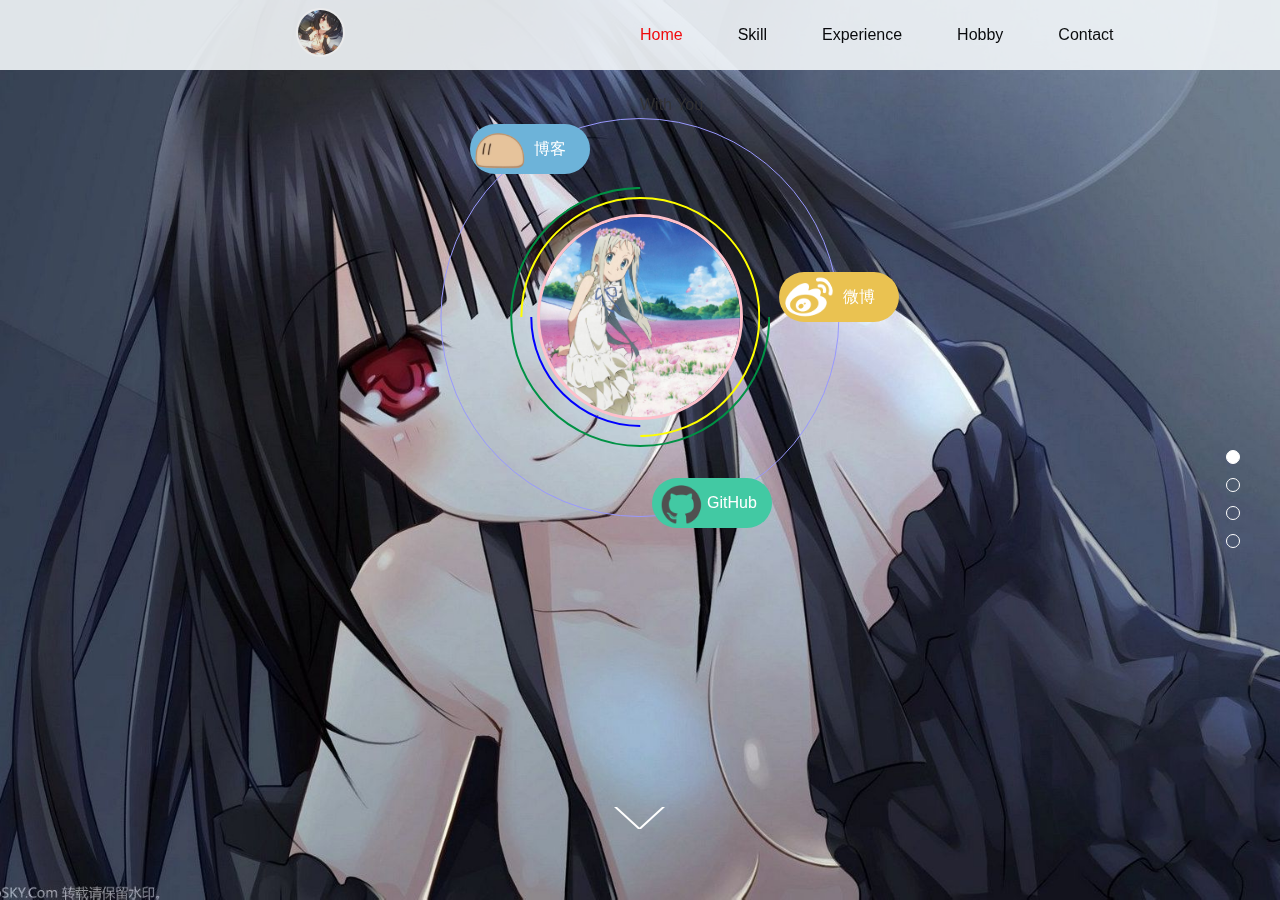
<file: index.html>
﻿<!DOCTYPE html>
<html lang="en">

<head>
    <meta charset="UTF-8">
    <title>小碎月儿</title>

    <meta name="viewport" content="width=device-width,initial-scale=1.0,maximum-scale=1.0,user-scalable=no">
    <meta name="apple-mobile-app-capable" content="yes">
    <meta name="apple-mobile-app-status-bar-style" content="black">

    <meta name="description" content="一只叫做黑夜的阿宅,想成为家喻户晓的大侠">
    <meta name="keywords" content="夏天的可乐,小碎月儿">
    <meta http-equiv="X-UA-Compatible" content="IE=edge,chrome=1" />
    <meta http-equiv="X-UA-Compatible" content="IE=edge">
    <meta name="author" content="cononico">
    <meta name="application-name" content="Cononico">

    <link rel="stylesheet" type="text/css" href="css/main.css">
    <link rel="stylesheet" type="text/css" href="css/process.css">
    <link rel="shortcut icon" type="image/x-icon" href="favicon.ico" />

    <style>
        .one-text {
            position: absolute;
            top: 100px;
            left: -1000px;
        }
    </style>

    <script type="text/javascript">
        //设定rem值
        document.getElementsByTagName("html")[0].style.fontSize = document.documentElement.clientWidth / 20 + 'px';
    </script>
</head>

<body>
    <header class="head">
        <div class="head_logo_div">
            <img class="logo_img" src="images/upload/head.jpg"></a>
        </div>
        <div class="head_nav_div">
            <nav class="head_nav">
                <ul id="nav_ul">
                    <li class="nav_li_on nav_ul_li">Home</li>
                    <li class="nav_ul_li">Skill</li>
                    <li class="nav_ul_li">Experience</li>
                    <li class="nav_ul_li">Hobby</li>
                    <li class="nav_ul_li">Contact</li>
                    <li class="nav_ul_li">
                        <a href="./static/timer_shaft/index.html">With You</a>
                    </li>
                </ul>
            </nav>
        </div>
        <div class="clear"></div>
    </header>

    <ul class="float_btn" id="float_btn">
        <li class="btn_on"></li>
        <li></li>
        <li></li>
        <li></li>
    </ul>

    <div class="wrapBox" id="wrapBox">
        <div class="box">
            <img class="box_bg" src="images/upload/pic_1.jpg">
            <div class="box01_content">
                <div class="head_div">
                    <div class="cycle_item">
                        <!-- <a href="https://yoomeili.cn" class="github_a" id="github_a" target="_blank"> -->
                        <a href="#" class="github_a" id="github_a" target="_blank">
                            <span class="github_icon"></span>
                            <span class="github_text">
                                <p class="item_name">GitHub</p>
                            </span>
                        </a>
                        <!-- <span href="http://blog.yoomeili.cn" class="weibo_a" id="weibo_a" target="_blank"> -->
                        <a href="#" class="weibo_a" id="weibo_a" target="_blank">
                            <span class="weibo_icon"></span>
                            <span class="weibo_text">
                                <p class="item_name">微博</p>
                            </span>
                        </a>
                        <!-- <a href="http://blog.yoomeili.cn" class="blog_a" id="blog_a" target="_blank"> -->
                        <a href="#" class="blog_a" id="blog_a" target="_blank">
                            <span class="blog_icon"></span>
                            <span class="blog_text">
                                <p class="item_name"> 博客</p>
                            </span>
                        </a>

                        <div class="green_cycle">
                            <img class="green_cycle_img" src="images/icon/green_cycle.svg">
                            <div class="yellow_cycle">
                                <img class="yellow_cycle_img" src="images/icon/yellow_cycle.svg">
                                <div class="blue_cycle">
                                    <img class="blue_cycle_img" src="images/icon/blue_cycle.svg">
                                    <div class="head_img_div">
                                        <img class="head_img" src="images/upload/小可爱.jpg">
                                    </div>
                                </div>
                            </div>
                        </div>
                    </div>
                </div>
                <!-- <h1 class="title">黑夜</h1>
                <h2 class="title_h2">千里之行,始于足下</h2> -->
                <div id="box01_text">
                    <p class="box01_p">我是浪迹天涯的游子</p>
                    <p class="box01_p">爱着山河之间的诗词</p>
                    <p class="box01_p">你却从来不看每一句诗的第一个字</p>
                </div>
            </div>
            <div class="arrow_div">
                <img class="arrow_img" src="images/icon/arrowhead.png">
            </div>
        </div>

        <div class="box">
            <img class="box_bg" src="images/upload/pic_2.jpg">

            <div class="box02_content box_content">
                <div id='bar_container' class="bar_container">
                    <div class='bar mint' data-percent='70' data-skill='HTML5+CSS3'></div>
                    <div class='bar red' data-percent='50' data-skill='JavaScript'></div>
                    <div class='bar lila' data-percent='50' data-skill='前端工程化'></div>
                    <div class='bar orange' data-percent='50' data-skill='Node.js'></div>
                    <div class='bar gray' data-percent='30' data-skill='Java || C++'></div>
                    <div class="bar blue" data-percent='50' data-skill='PS&AE&PR&AI'></div>
                    <div class="bar green" data-percent='60' data-skill='绘画'></div>
                </div>
                <div id="box02_text">
                    <h1>遇见</h1>
                    <div class="overline"></div>
                    <p>今生遇汝,何其幸哉!</p>
                    <p>与我蒙昧初觉之时遇见你</p>
                    <p>与我大悟初透之时爱上你</p>
                    <p>与我大智初醒之时沉沦你</p>
                </div>
                <div class="clear"></div>
            </div>

            <div class="arrow_div">
                <img class="arrow_img" src="images/icon/arrowhead.png">
            </div>

        </div>

        <div class="box">
            <img class="box_bg" src="images/upload/pic_3.jpg">

            <div class="box_content box03_content">
                <ul id="timeUl" class="timeUl">
                    <li>
                        <div>
                            <p>冬将尽</p>
                            <p>春可期</p>
                            <p>愿山河无恙</p>
                            <p>人间皆安</p>
                        </div>
                    </li>
                    <li>
                        <div>
                            <p>你我暮年,闲坐庭院</p>
                            <p>云卷云舒听雨声</p>
                            <p>星密星稀赏月影</p>
                            <p>花开花落忆江南</p>
                            <p>你画往事我话往事</p>
                            <p>愿岁月可回首</p>
                            <p>且以深情共白头</p>
                        </div>
                    </li>
                    <li>
                        <div>
                            <p>我跨过山,涉过水</p>
                            <p>见过万物复苏</p>
                            <p>周而复始</p>
                            <p>如今,山是你,水是你,万物是你</p>
                            <p>心间一点清明,还是你</p>
                        </div>
                    </li>
                    <li>
                        <div>
                            <p>我与春风皆过客</p>
                            <p>你携秋水揽星河</p>
                            <p>愿有岁月可回首</p>
                            <p>且以深情共白头</p>
                        </div>
                    </li>
                    <li>
                        <div>
                            <p>凡是过往</p>
                            <p>皆为序章</p>
                            <p>但愿日子</p>
                            <p>抬头遇见的都是柔情</p>
                        </div>
                    </li>
                </ul>
                <div class="left_div" id="left_div">
                    <img class="left_arrow" src="images/icon/arrowleft.png">
                </div>
                <div class="right_div" id="right_div">
                    <img class="right_arrow" src="images/icon/arrowright.png">
                </div>
            </div>

            <div class="arrow_div">
                <img class="arrow_img" src="images/icon/arrowhead.png">
            </div>
        </div>


        <div class="box">

            <img class="box_bg" src="images/upload/pic_4.jpg">
            <div class="box_content box04_content">
                <h1 class="box04_title">Something Of Hobby</h1>
                <ul class="hobby_content">
                    <li class="hobby_01">
                        <div class="hobby_img_div">
                            <div class="spinner spinner_01"></div>
                            <div class="hobby_img">
                                <img src="images/upload/kapok.jpg">
                            </div>
                            <div class="hobby_img_info">
                                <h1>绘画</h1>
                                <h2>手绘&CG</h2>
                            </div>
                        </div>
                        <div class="hobby_text_div">
                            <div class="hobby_img_info_mob">
                                <h1>绘画/<a>手绘&CG</a></h1>
                            </div>
                            <p class="about_p">
                                爱就是爱,它是人类自发的美好感情,我因为爱你才爱你,我们双方都不是祭坛上的羔羊,我们付出了爱,也得到了爱,爱得深沉,爱得轰烈,爱的长久,这就是一切.
                            </p>
                            <p>
                                雁归有时,潮来有汛,唯独明月不再升起. 心中人,勿念.意中人,平安.
                                </a>
                            </p>
                        </div>
                    </li>
                    <li class="hobby_02">
                        <div class="hobby_img_div">
                            <div class="spinner spinner_02"></div>
                            <div class="hobby_img">
                                <img src="images/upload/acg.png">
                            </div>
                            <div class="hobby_img_info">
                                <h1>ACG</h1>
                                <h2>动漫&视频</h2>
                            </div>
                        </div>
                        <div class="hobby_text_div">
                            <div class="hobby_img_info_mob">
                                <h1>ACG/<a>动漫</a></h1>
                            </div>
                            <p class="about_p">
                                人间忽晚,山河已秋,就像是候鸟南飞,万河归海,我希望你是为我而来.
                            </p>
                            <p>
                                醉过才知酒浓,爱过才知情重,你不能做我的诗,正如我不能做你的梦
                            </p>
                        </div>
                    </li>
                    <li class="hobby_03">
                        <div class="hobby_img_div">
                            <div class="spinner spinner_03"></div>
                            <div class="hobby_img">
                                <img src="images/upload/reading.jpg">
                            </div>
                            <div class="hobby_img_info">
                                <h1>文学</h1>
                                <h2>历史&写作</h2>
                            </div>
                        </div>
                        <div class="hobby_text_div">
                            <div class="hobby_img_info_mob">
                                <h1>文学/<a>历史&写作</a></h1>
                            </div>
                            <p class="about_p">
                                一段感情,如果看不到未来,也感受不到当下,那么,不如趁早两清,你是你我是我.
                            </p>
                            <p>
                                我终于相信,每一条走上来的路,都是有它不得不那样跋涉的理由. ​​​​
                            </p>
                        </div>
                    </li>
                    <div class="clear"></div>
                </ul>
            </div>
            <div class="arrow_div">
                <img class="arrow_img" src="images/icon/arrowhead.png">
            </div>
        </div>

        <foot id="foot" class="foot">
            <h1 class="foot_title">Contact With Me</h1>
            <div class="foot_info_main">
                <ul>
                    <li class="github_items">
                        <a href="https://github.com/changmeng0926" target="_blank">GitHub</a>
                    </li>
                    <li class="google_items">
                        <a href="#" target="_blank">Google+</a>

                    </li>
                    <li class="twitter_items">
                        <a href="#" target="_blank">Twitter</a>

                    </li>
                    <li class="facebook_items">
                        <a href="#" target="_blank">FaceBook</a>

                    </li>
                    <li class="weibo_items">
                        <a href="#" target="_blank">微博</a>

                    </li>
                    <li class="zhihu_items">
                        <a href="#" target="_blank">知乎</a>

                    </li>
                    <li class="blog_items">
                        <a href="https://www.cnblogs.com/lc-meng/" target="_blank">博客</a>

                    </li>
                    <li class="email_items">
                        <a href="#" target="_blank">邮箱</a>
                    </li>
                    <div class="clear"></div>
                </ul>
                <div class="qrcode_div">
                    <span class="weixin">
                        <a class="weixin_icon"></a>
                        <img class="weixin_img" src="images/upload/weixin_qr.png">
                    </span>
                    <!-- <span class="dingding">
                        <a class="dingding_icon"></a>
                        <img class="dingding_img" src="images/upload/dingding_qr.png">
                    </span> -->
                    <span class="qq">
                        <a class="qq_icon"></a>
                        <img class="qq_img" src="images/upload/qq_qr.jpg">
                    </span>
                </div>
            </div>
            <div class="foot_power">
                <h3>2020-0202
                    <!-- <a href="#" title="Night" target="_blank"> 小碎月儿</a>
                    <a href="#" title="IceEnd">(^_−)☆</a>
                    <a href="#" title="beian" target="_blank">ヾ(๑╹◡╹)ﾉ"</a> -->
                    <a href="#" title="beian" target="_blank">茶因不饮而凉</a>
                    <a href="#" title="beian" target="_blank">人因不惜而散</a>
                </h3>
            </div>
        </foot>
    </div>
    <script type="text/javascript" src="js/main.js"></script>
</body>

</html>
</file>
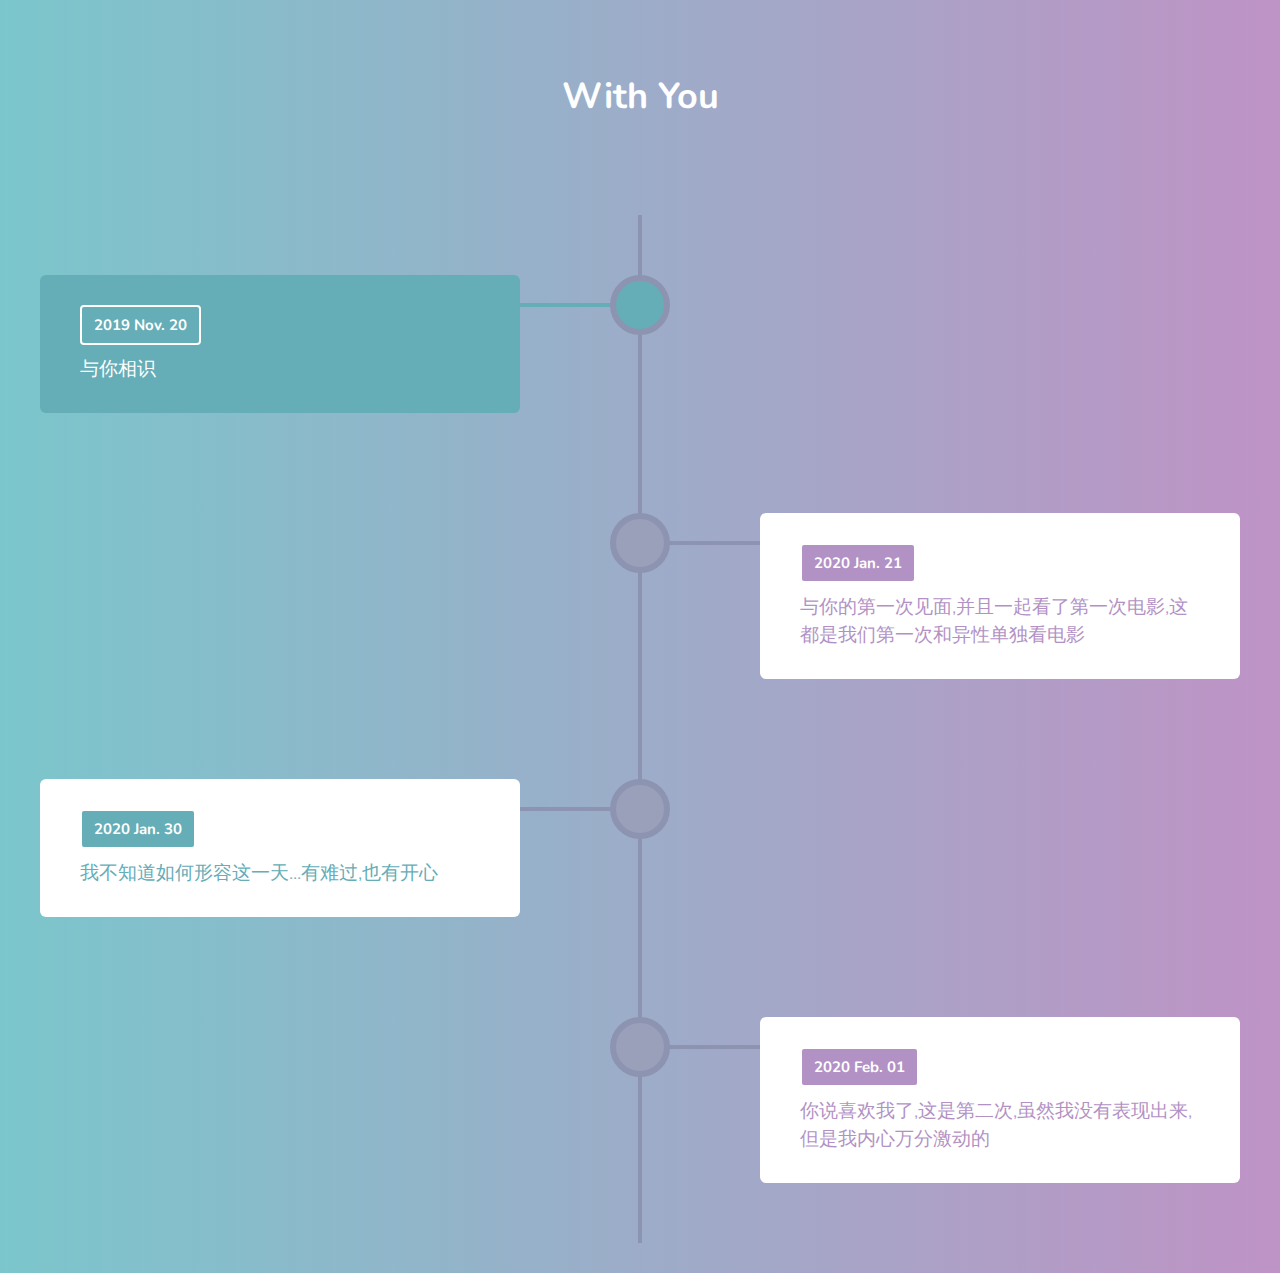
<file: static/timer_shaft/index.html>
﻿<!doctype html>
<html>

<head>
  <meta charset="utf-8">
  <title>With You</title>
  <script src="js/jquery.min.js"></script>
  <style>
    @import url('https://fonts.googleapis.com/css?family=Nunito:300,400,700');

    /* _variables.css */

    /* _mixins.css */

    /* _global.css */
    * {
      box-sizing: border-box;
    }

    body {
      font-family: 'Nunito', sans-serif;
      background: -webkit-linear-gradient(right, #BE93C5, #7BC6CC);
      background: linear-gradient(to left, #BE93C5, #7BC6CC);
    }

    img {
      max-width: 100%;
      height: auto;
    }

    /* _site-header.css */
    .site-header {
      text-align: center;
      padding: 40px 0;

    }

    .site-header__title {
      font-size: 36px;
      color: #fff;
    }

    /* _wrapper.css */
    .wrapper {
      padding-left: 18px;
      padding-right: 18px;
      max-width: 1236px;
      margin-left: auto;
      margin-right: auto;
    }


    /* _timeline.css */
    .timeline {
      position: relative;
      margin: 30px auto;
      padding: 60px 0;

    }

    .timeline::before {
      content: "";
      position: absolute;
      top: 0;
      left: 10%;
      width: 4px;
      height: 100%;
      background-color: #8d94b1;
    }

    @media (min-width: 800px) {
      .timeline::before {
        left: 50%;
        margin-left: -2px;
      }
    }

    .timeline__item {
      margin-bottom: 100px;
      position: relative;
    }

    .timeline__item::after {
      content: "";
      clear: both;
      display: table;
    }

    .timeline__item:nth-child(2n) .timeline__item__content {
      float: right;
    }

    .timeline__item:nth-child(2n) .timeline__item__content::before {
      content: '';
      right: 40%;
    }

    @media (min-width: 800px) {
      .timeline__item:nth-child(2n) .timeline__item__content::before {
        left: inherit;
      }
    }

    .timeline__item:nth-child(2n) .timeline__item__content__date {
      background-color: #b292c5;
    }

    .timeline__item:nth-child(2n) .timeline__item__content__description {
      color: #b292c5;
    }

    .timeline__item:last-child {
      margin-bottom: 0;
    }

    .timeline__item-bg {
      -webkit-transition: all 1s ease-out;
      transition: all 1s ease-out;
      color: #fff;
    }

    .timeline__item-bg:nth-child(2n) .timeline__item__station {
      background-color: #b292c5;
    }

    .timeline__item-bg:nth-child(2n) .timeline__item__content {
      background-color: #b292c5;
    }

    .timeline__item-bg:nth-child(2n) .timeline__item__content::before {
      background-color: #b292c5;
    }

    .timeline__item-bg:nth-child(2n) .timeline__item__content__description {
      color: #fff;
    }

    .timeline__item-bg .timeline__item__station {
      background-color: #65adb7;
    }

    .timeline__item-bg .timeline__item__content {
      background-color: #65adb7;
    }

    .timeline__item-bg .timeline__item__content::before {
      background-color: #65adb7;
    }

    .timeline__item-bg .timeline__item__content__description {
      color: #fff;
    }

    .timeline__item__station {
      background-color: #9aa0b9;
      width: 40px;
      height: 40px;
      position: absolute;
      border-radius: 50%;
      padding: 10px;
      top: 0;
      left: 10%;
      margin-left: -33px;
      border: 4px solid #8d94b1;
      -webkit-transition: all .3s ease-out;
      transition: all .3s ease-out;
    }

    @media (min-width: 800px) {
      .timeline__item__station {
        left: 50%;
        margin-left: -30px;
        width: 60px;
        height: 60px;
        padding: 15px;
        border-width: 6px;
      }
    }

    .timeline__item__content {
      width: 80%;
      background: #fff;
      padding: 20px 30px;
      border-radius: 6px;
      float: right;
      -webkit-transition: all .3s ease-out;
      transition: all .3s ease-out;
    }

    @media (min-width: 800px) {
      .timeline__item__content {
        width: 40%;
        float: inherit;
        padding: 30px 40px;
      }
    }

    .timeline__item__content::before {
      content: '';
      position: absolute;
      left: 10%;
      background: #8d94b1;
      top: 20px;
      width: 10%;
      height: 4px;
      z-index: -1;
      -webkit-transition: all .3s ease-out;
      transition: all .3s ease-out;
    }

    @media (min-width: 800px) {
      .timeline__item__content::before {
        left: 40%;
        top: 30px;
        height: 4px;
        margin-top: -2px;
      }
    }

    .timeline__item__content__date {
      margin: 0;
      padding: 8px 12px;
      font-size: 15px;
      margin-bottom: 10px;
      background-color: #65adb7;
      color: #fff;
      display: inline-block;
      border-radius: 4px;
      border: 2px solid #fff;
    }

    .timeline__item__content__description {
      margin: 0;
      padding: 0;
      font-size: 16px;
      line-height: 24px;
      font-weight: 300;
      color: #65adb7;
    }

    @media (min-width: 800px) {
      .timeline__item__content__description {
        font-size: 19px;
        line-height: 28px;
      }
    }

    /* _site-footer.css */
    .site-footer {
      padding: 50px 0 200px 0;

    }

    .site-footer__text {
      color: #e6e6e6;
      font-size: 14px;
      text-align: center;
    }

    .site-footer__text__link {
      color: #8287a9;
    }
  </style>
</head>

<body>

  <script src="js/jquery.waypoints.min.js"></script>

  <header class="site-header">
    <div class="wrapper">
      <h1 class="site-header__title">With You</h1>
    </div>
  </header>

  <section class="timeline">
    <div class="wrapper">
      <div class="timeline__item timeline__item--0">
        <div class="timeline__item__station"></div>
        <div class="timeline__item__content">
          <h2 class="timeline__item__content__date">2019 Nov. 20</h2>
          <p class="timeline__item__content__description">与你相识</p>
        </div>
      </div>

      <div class="timeline__item timeline__item--1">
        <div class="timeline__item__station"></div>
        <div class="timeline__item__content">
          <h2 class="timeline__item__content__date">2020 Jan. 21</h2>
          <p class="timeline__item__content__description">与你的第一次见面,并且一起看了第一次电影,这都是我们第一次和异性单独看电影</p>
        </div>
      </div>

      <div class="timeline__item timeline__item--2">
        <div class="timeline__item__station"></div>
        <div class="timeline__item__content">
          <h2 class="timeline__item__content__date">2020 Jan. 30</h2>
          <p class="timeline__item__content__description">我不知道如何形容这一天...有难过,也有开心</p>
        </div>
      </div>

      <div class="timeline__item timeline__item--2">
        <div class="timeline__item__station"></div>
        <div class="timeline__item__content">
          <h2 class="timeline__item__content__date">2020 Feb. 01</h2>
          <p class="timeline__item__content__description">你说喜欢我了,这是第二次,虽然我没有表现出来,但是我内心万分激动的</p>
        </div>
      </div>

    </div>
  </section>

  <script>
    function customWayPoint(className, addClassName, customOffset) {
      var waypoints = $(className).waypoint({
        handler: function (direction) {
          if (direction == "down") {
            $(className).addClass(addClassName);
          } else {
            $(className).removeClass(addClassName);
          }
        },
        offset: customOffset
      });
    }

    var defaultOffset = '50%';

    for (i = 0; i < 17; i++) {
      customWayPoint('.timeline__item--' + i, 'timeline__item-bg', defaultOffset);
    }</script>

</body>

</html>
</file>
<file: css/process.css>
#bar_container{
    float: left;
    color: #ffffff;
    width: 50%;
}

#box02_text{
    float: left;
}

.bar {
  height: 40px;
  width: 0;
  transition: width 1.2s ease-in-out;
  -webkit-transition: width 1.2s ease-in-out;
  -moz-transition: width 1.2s ease-in-out;
  -ms-transition: width 1.2s ease-in-out;
  position: relative;
  margin: 30px 0;
  border-radius: 4px;
}

.bar.mint {
  background-color: #14c3a2;
  background-image: repeating-linear-gradient(-45deg, #14c3a2, #14c3a2 30px, #22e8c3 30px, #22e8c3 60px);
  background-size: 600px 100%;
  animation: barberpole 12s linear infinite;
  -webkit-animation: barberpole 12s linear infinite;
  -moz-animation: barberpole 12s linear infinite;
  -o-animation: barberpole 12s linear infinite;
  -ms-accelerator: barberpole 12s linear infinite;
  border-bottom: 5px solid #0d7e68;
}

.bar.red {
  background-color: #cf4647;
  background-image: repeating-linear-gradient(-45deg, #cf4647, #cf4647 30px, #da6e6f 30px, #da6e6f 60px);
  background-size: 600px 100%;
  animation: barberpole 12s linear infinite;
  -webkit-animation: barberpole 12s linear infinite;
  -moz-animation: barberpole 12s linear infinite;
  -o-animation: barberpole 12s linear infinite;
  -ms-accelerator: barberpole 12s linear infinite;
  border-bottom: 5px solid #9f292a;
}

.bar.orange {
  background-color: #eb7b59;
  background-image: repeating-linear-gradient(-45deg, #eb7b59, #eb7b59 30px, #f09f87 30px, #f09f87 60px);
  background-size: 600px 100%;
  animation: barberpole 12s linear infinite;
  -webkit-animation: barberpole 12s linear infinite;
  -moz-animation: barberpole 12s linear infinite;
  -o-animation: barberpole 12s linear infinite;
  -ms-accelerator: barberpole 12s linear infinite;
  border-bottom: 5px solid #dd481b;
}

.bar.lila {
  background-color: #524656;
  background-image: repeating-linear-gradient(-45deg, #524656, #524656 30px, #6d5d72 30px, #6d5d72 60px);
  background-size: 600px 100%;
  animation: barberpole 12s linear infinite;
  -webkit-animation: barberpole 12s linear infinite;
  -moz-animation: barberpole 12s linear infinite;
  -ms-accelerator: barberpole 12s linear infinite;
  -o-animation: barberpole 12s linear infinite;
  border-bottom: 5px solid #2a242c;
}

.bar.gray {
  background-color: #595b5a;
  background-image: repeating-linear-gradient(-45deg, #595b5a, #595b5a 30px, #727574 30px, #727574 60px);
  background-size: 600px 100%;
  animation: barberpole 12s linear infinite;
  -webkit-animation: barberpole 12s linear infinite;
  -moz-animation: barberpole 12s linear infinite;
  -ms-accelerator: barberpole 12s linear infinite;
  -o-animation: barberpole 12s linear infinite;
  border-bottom: 5px solid #333434;
}

.bar.blue {
  background-color: blueviolet;
  background-image: repeating-linear-gradient(-45deg, #595b5a, #595b5a 30px, #727574 30px, #727574 60px);
  background-size: 600px 100%;
  animation: barberpole 12s linear infinite;
  -webkit-animation: barberpole 12s linear infinite;
  -moz-animation: barberpole 12s linear infinite;
  -o-animation: barberpole 12s linear infinite;
  -ms-accelerator: barberpole 12s linear infinite;
  border-bottom: 5px solid #333434;
}

.bar.green {
  background-color: green;
   background-image: repeating-linear-gradient(-45deg, #cf4647, #cf4647 30px, #da6e6f 30px, #da6e6f 60px);
  background-size: 600px 100%;
  animation: barberpole 12s linear infinite;
  -webkit-animation: barberpole 12s linear infinite;
  -moz-animation: barberpole 12s linear infinite;
  -o-animation: barberpole 12s linear infinite;
  -ms-accelerator: barberpole 12s linear infinite;
  border-bottom: 5px solid #dd481b;
}

.bar.active:after, .bar.active:before {
  opacity: 1;
  font-size: 16px;
}

.bar:before {
  content: attr(data-skill);
  display: block;
  position: absolute;
  top: 0;
  left: 0;
  padding: 10px;
  height: 40px;
  font-style: italic;
  opacity: 0;
  transition: opacity 2s 0.6s;
  -webkit-transition: opacity 2s 0.6s;
  -moz-transition: opacity 2s 0.6s;
  -ms-transition: opacity 2s 0.6s;
  -o-animation: opacity 2s 0.6s;
}

.bar:after {
  content: attr(data-percent) "%";
  display: block;
  position: absolute;
  top: 0;
  right: 0;
  height: 40px;
  padding: 10px;
  opacity: 0;
  transition: opacity 2s 0.6s;
  -webkit-transition: opacity 2s 0.6s;
  -moz-transition: opacity 2s 0.6s;
  -ms-transition: opacity 2s 0.6s;
  -o-animation: opacity 2s 0.6s;
}

@keyframes barberpole {
  from {
    background-position: 0% 0%;
  }

  to {
    background-position: 600px 0%;
  }
}

@-webkit-keyframes barberpole {
  from {
    background-position: 0% 0%;
  }

  to {
    background-position: 600px 0%;
  }
}

@-moz-keyframes barberpole {
  from {
    background-position: 0% 0%;
  }

  to {
    background-position: 600px 0%;
  }
}

@-ms-keyframes barberpole {
  from {
    background-position: 0% 0%;
  }

  to {
    background-position: 600px 0%;
  }
}

@-o-keyframes barberpole {
  from {
    background-position: 0% 0%;
  }

  to {
    background-position: 600px 0%;
  }
}

.bar.active[data-percent="5"] {
  width: 5%;
}

.bar.active[data-percent="10"] {
  width: 10%;
}

.bar.active[data-percent="15"] {
  width: 15%;
}

.bar.active[data-percent="20"] {
  width: 20%;
}

.bar.active[data-percent="25"] {
  width: 25%;
}

.bar.active[data-percent="30"] {
  width: 30%;
}

.bar.active[data-percent="35"] {
  width: 35%;
}

.bar.active[data-percent="40"] {
  width: 40%;
}

.bar.active[data-percent="45"] {
  width: 45%;
}

.bar.active[data-percent="50"] {
  width: 50%;
}

.bar.active[data-percent="55"] {
  width: 55%;
}

.bar.active[data-percent="60"] {
  width: 60%;
}

.bar.active[data-percent="65"] {
  width: 65%;
}

.bar.active[data-percent="70"] {
  width: 70%;
}

.bar.active[data-percent="75"] {
  width: 75%;
}

.bar.active[data-percent="80"] {
  width: 80%;
}

.bar.active[data-percent="85"] {
  width: 85%;
}

.bar.active[data-percent="90"] {
  width: 90%;
}

.bar.active[data-percent="95"] {
  width: 95%;
}

.bar.active[data-percent="100"] {
  width: 100%;
}
</file>
<file: css/main.css>
/* reset */

* {
    margin: 0;
    padding: 0;
    list-style-type: none;
    font-family: 'Microsoft Yahei', '宋体', arial, 'Hiragino Sans GB', Helvetica;
}

label {
    cursor: pointer;
}

img {
    vertical-align: middle;
}

table {
    empty-cells: show;
    border-collapse: collapse;
    border-spacing: 0;
}

abbr, acronym {
    border: 0;
    font-variant: normal;
}

address, caption, cite, code, dfn, em, th, var, optgroup {
    font-style: normal;
    font-weight: normal;
}

input, button, textarea, select, optgroup, option {
    font-family: inherit;
    font-size: inherit;
    font-style: inherit;
    font-weight: inherit;
}

input, button, textarea, select {
    *font-size: 100%;
}

a, img {
    border: 0;
}

a, a:visited, a:hover {
    color: #5e5e5e;
    text-decoration: none;
}

.clear {
    clear: both;
}

/*main*/

body {
    background-color: #ffffff;
    width: 100%;
}

.head {
    position: fixed;
    top: 0;
    left: 0;
    z-index: 999;
    width: 100%;
    background-color: #f3f7fa;
    height: 70px;
    filter: alpha(opacity=90);
    -moz-opacity: 0.9;
    opacity: 0.9;
    -khtml-opacity: 0.9;
}

.logo_img {
    width: 45px;
    height: 45px;
    border-radius: 50%;
    border: 2px solid #ffffff;
    margin-bottom: 15px;
}

.head_logo_div, .head_nav_div {
    width: 50%;
    float: left;
}

.head_logo_div {
    line-height: 70px;
    text-align: center;
}

.head_nav_div {
    line-height: 70px;
}

.head_nav {
    margin: 0 auto;
}

.head_nav ul li {
    float: left;
    margin-right: 55px;
    cursor: pointer;
    font-size: 16px;
}

.head_nav ul li a {
    font-size: 16px;
    color: #333333;
    -webkit-transition: all 0.2s;
    -moz-transition: all 0.2s;
    -o-transition: all 0.2s;
    transform: all 0.2s;
}

.head_nav ul li a:hover {
    color: #4b91c9;
}

.wrapBox {
    top: 0;
    position: fixed;
    width: 100%;
    height: 100%;
}

/*
#wrapBox{
    -webkit-transition: all 1s;
    -moz-transition: all 1s;
    -o-transition: all 1s;

}
*/

.box {
    overflow: hidden;
    position: relative;
    width: 100%;
    height: 100%;
    /*
    -webkit-transition: all 1s;
    -moz-transition: all 1s;
    -o-transition: all 1s;
*/
}

.box01_content {
    position: absolute;
    z-index: 3;
    top: 13%;
    left: 10%;
    width: 80%;
}

.head_div {
    width: 80%;
    margin: 0 auto;
    height: 50%;
}

.cycle_item {
    background: url('../images/icon/cycle.svg') no-repeat;
    width: 400px;
    height: 400px;
    margin-left: auto;
    margin-right: auto;
    position: relative;
}

.green_cycle {
    width: 260px;
    height: 260px;
    margin: 0 auto;
    padding-top: 70px;
}

.yellow_cycle {
    display: inline-block;
    width: 240px;
    height: 240px;
    margin: 10px;
}

.blue_cycle {
    width: 220px;
    height: 220px;
    text-align: center;
    margin: 10px auto 10px auto;
}

.green_cycle_img, .yellow_cycle_img, .blue_cycle_img {
    position: absolute;
}

.head_img_div {
    position: relative;
    z-index: 2;
    display: inline;
    width: 200px;
    height: 200px;
    margin-top: 7px;
}

.head_img {
    display: inline-block;
    width: 200px;
    height: 200px;
    border-radius: 50%;
    border: 3px solid pink;
    margin: 7px;
    -webkit-animation: headneon 1.5s ease-in-out infinite alternate;
    -moz-animation: headneon 1.5s ease-in-out infinite alternate;
    animation: headneon 1.5s ease-in-out infinite alternate;
}

@-webkit-keyframes headneon {
    from {
        box-shadow: 0 0 1px #fff, 0 0 2px #fff, 0 0 3px #fff, 0 0 4px #fff;
    }
    to {
        box-shadow: 0 0 5px #fff, 0 0 10px #fff, 0 0 15px #fff, 0 0 20px #fff;
    }
}

@-moz-keyframes headneon {
    from {
        box-shadow: 0 0 1px #fff, 0 0 2px #fff, 0 0 3px #fff, 0 0 4px #fff;
    }
    to {
        box-shadow: 0 0 5px #fff, 0 0 10px #fff, 0 0 15px #fff, 0 0 20px #fff;
    }
}

.green_cycle_img {
    animation-name: clockwise;
    animation-duration: 1s;
    animation-timing-function: linear;
    animation-iteration-count: infinite;
    animation-direction: normal;
    /*safari & Chrome */
    -webkit-animation-name: clockwise;
    -webkit-animation-duration: 1s;
    -webkit-animation-timing-function: linear;
    -webkit-animation-iteration-count: infinite;
    -webkit-animation-direction: normal;
}

.yellow_cycle_img {
    animation-name: anticlockwise;
    animation-duration: 1s;
    animation-timing-function: linear;
    animation-iteration-count: infinite;
    animation-direction: normal;
    /*safari & Chrome */
    -webkit-animation-name: anticlockwise;
    -webkit-animation-duration: 1s;
    -webkit-animation-timing-function: linear;
    -webkit-animation-iteration-count: infinite;
    -webkit-animation-direction: normal;
}

.blue_cycle_img {
    animation-name: clockwise;
    animation-duration: 1s;
    animation-timing-function: linear;
    animation-iteration-count: infinite;
    animation-direction: normal;
    /*safari & Chrome */
    -webkit-animation-name: clockwise;
    -webkit-animation-duration: 1s;
    -webkit-animation-timing-function: linear;
    -webkit-animation-iteration-count: infinite;
    -webkit-animation-direction: normal;
}

@keyframes clockwise {
    from {
        -webkit-transform: rotate(0deg);
        -moz-transform: rotate(0deg);
        -ms-transform: rotate(0deg);
        -o-transform: rotate(0deg);
    }
    to {
        -webkit-transform: rotate(360deg);
        -moz-transform: rotate(360deg);
        -ms-transform: rotate(360deg);
        -o-transform: rotate(360deg);
    }
}

@-webkit-keyframes clockwise {
    from {
        -webkit-transform: rotate(0deg);
    }
    to {
        -webkit-transform: rotate(360deg);
    }
}

@keyframes anticlockwise {
    from {
        -webkit-transform: rotate(0deg);
        -moz-transform: rotate(0deg);
        -ms-transform: rotate(0deg);
        -o-transform: rotate(0deg);
    }
    to {
        -webkit-transform: rotate(-360deg);
        -moz-transform: rotate(-360deg);
        -ms-transform: rotate(-360deg);
        -o-transform: rotate(-360deg);
    }
}

@-webkit-keyframes anticlockwise {
    from {
        -webkit-transform: rotate(0deg);
    }
    to {
        -webkit-transform: rotate(-360deg);
    }
}

.cycle_item a {
    position: absolute;
    display: block;
    border-radius: 25px;
    width: 120px;
    height: 50px;
    left: -50px;
    top: 180px;
}

.github_a {
    background-color: #42c9a3;
}

.github_icon {
    background: url('../images/icon/github.png') no-repeat;
    border-radius: 25px;
    display: block;
    width: 50px;
    height: 50px;
    position: relative;
    background-size: cover;
    -moz-background-size: cover;
    left: 5px;
}

.github_text, .weibo_text, .blog_text {
    width: 50px;
    margin-top: 0;
    left: 50px;
    text-align: right;
    padding: 0 5px;
    position: absolute;
    top: 0;
}

.item_name {
    font-size: 16px;
    line-height: 50px;
    text-align: center;
    color: #fff;
    white-space: nowrap;
}

.weibo_a {
    background-color: #EAC251;
}

.weibo_a .weibo_icon {
    background: url('../images/icon/weibo.png');
    border-radius: 25px;
    display: block;
    width: 50px;
    height: 50px;
    position: relative;
    background-size: cover;
    -moz-background-size: cover;
    left: 5px;
}

.blog_a {
    background-color: #6DB3D9;
}

.blog_a .blog_icon {
    background: url('../images/icon/blog.png');
    display: block;
    width: 50px;
    height: 50px;
    position: relative;
    background-size: cover;
    -moz-background-size: cover;
    left: 5px;
    top: -5px;
}

.box01_content h1, .box01_content h2, .box01_content p {
    color: #ffffff;
    font-weight: lighter;
    text-align: center;
}

.box01_content .title {
    font-size: 40px;
    margin-top: 10px;
}

.box01_content .title_h2 {
    font-size: 30px;
    margin-top: 10px;
    margin-bottom: 20px;
}

#box01_text {
    width: 100%;
    overflow: hidden;
    position: relative;
}

.box01_content .box01_p {
    font-size: 20px;
    font-weight: lighter;
    line-height: 38px;
    -webkit-transition: all ease 0.3s;
    -moz-transition: all ease 0.3s;
    -ms-transition: all ease 0.3s;
    transition: all ease 0.3s;
    filter: alpha(opacity=0);
    -moz-opacity: 0;
    -khtml-opacity: 0;
    opacity: 0;
    cursor: pointer;
}

.box01_content .box01_p:hover {
    font-size: 22px;
}

.float_btn {
    z-index: 999;
    display: block;
    position: fixed;
    right: 40px;
    top: 50%;
}

.float_btn li {
    height: 12px;
    width: 12px;
    border: 1px solid #ffffff;
    border-radius: 50%;
    margin-bottom: 14px;
    background-color: transparent;
    -webkit-transition: all 0.3s;
    -moz-transition: all 0.3s;
    -o-transition: all 0.3s;
}

.float_btn li:last-child {
    margin-bottom: 0;
}

.float_btn>.btn_on {
    background: #ffffff;
}

.arrow_div {
    z-index: 5;
    position: absolute;
    bottom: 50px;
    text-align: center;
    width: 100%;
}

.box_content {
    width: 80%;
    left: 10%;
    position: absolute;
    z-index: 2;
}

.box_content {
    top: 18%;
}

.shuxian {
    width: 1px;
    height: 100%;
    background-color: #42c9a3;
}

#box02_text {
    width: 50%;
    min-width: 400px;
    float: left;
    overflow: hidden;
    cursor: pointer;
}

#box02_text h1 {
    font-size: 25px;
    font-weight: lighter;
    color: #ffffff;
    margin-top: 25px;
    text-align: center;
    position: relative;
    right: -100%;
    -webkit-transition: all 0.5s;
    -moz-transition: all 0.5s;
    -o-transition: all 0.5s;
    transform: all 0.5s;
}

.overline {
    width: 100%;
    height: 0;
    border-bottom: 1px dashed #ffffff;
    position: relative;
    right: -100%;
    -webkit-transition: all 0.5s;
    -moz-transition: all 0.5s;
    -o-transition: all 0.5s;
    transform: all 0.5s;
}

#box02_text p {
    font-size: 20px;
    font-weight: lighter;
    color: #ffffff;
    line-height: 38px;
    text-align: center;
    position: relative;
    right: -100%;
    -webkit-transition: all 0.5s;
    -moz-transition: all 0.5s;
    -o-transition: all 0.5s;
    transform: all 0.5s;
}

#box02_text p:hover {
    font-size: 22px;
}

.box03_content {
    right: 19%;
    height: 60%;
    text-align: right;
    overflow: hidden;
}

.timeUl {
    height: 100%;
    width: 160%;
    position: relative;
    left: 0;
    -webkit-transition: all ease 0.8s;
    -moz-transition: all ease 0.8s;
    -ms-transition: all ease 0.8s;
    transition: all ease 0.8s;
}

.timeUl::before {
    content: ' ';
    top: 50%;
    position: absolute;
    height: 0;
    width: 100%;
    padding: 0 20px;
    border: 1px dashed #ffffff;
    display: block;
}

.timeUl::after {
    content: '';
    display: table;
    clear: both;
}

.timeUl li {
    width: 25%;
    float: left;
    height: 100%;
    position: relative;
}

.timeUl li::before {
    content: ' ';
    top: 50%;
    left: 50%;
    position: absolute;
    height: 0;
    width: 12px;
    height: 12px;
    border: 4px solid #E7A98F;
    display: block;
    z-index: 35;
    background: #ffffff;
    border-radius: 50%;
    margin-top: -8px;
    margin-left: -8px;
}

.timeUl li div {
    height: 45%;
    width: 100%;
    background-color: #444444;
    filter: alpha(opacity=90);
    -moz-opacity: 0.9;
    -khtml-opacity: 0.9;
    opacity: 0.9;
    text-align: center;
    color: #ffffff;
    box-shadow: 10px 10px 5px #000000;
}

.timeUl li:nth-child(2n) div {
    position: absolute;
    bottom: 10px;
}

.right_div, .left_div {
    z-index: 5;
    position: absolute;
    text-align: center;
    top: 50%;
}

.timeUl li div {
    font-weight: normal;
}

.left_arrow, .right_arrow {
    margin-top: 52px;
}

.timeUl li div h1 {
    line-height: 40px;
    font-size: 28px;
    font-weight: lighter;
}

.timeUl li div p {
    line-height: 26px;
    font-size: 15px;
    font-weight: lighter;
}

.right_div {
    right: 0;
}

.box04_content {
    left: 10%;
    height: 80%;
    overflow: hidden;
}

.box04_title {
    font-size: 25px;
    font-weight: lighter;
    text-align: center;
    color: #ffffff;
}

.hobby_content {
    padding: 15px 0 0 0;
}

.hobby_content li {
    width: 30%;
    float: left;
}

.hobby_img_div {
    position: relative;
    text-align: center;
    height: 280px;
}

.spinner {
    width: 230px;
    height: 230px;
    margin: 0 auto;
    border-radius: 50%;
    -webkit-transition: all 0.8s ease-in-out;
    -moz-transition: all 0.8s ease-in-out;
    transition: all 0.8s ease-in-out;
    filter: alpha(opacity=80);
    -moz-opacity: 0.8;
    opacity: 0.8;
    -khtml-opacity: 0.8;
    -webkit-animation: headneon 1.5s ease-in-out infinite alternate;
    -moz-animation: headneon 1.5s ease-in-out infinite alternate;
    animation: headneon 1.5s ease-in-out infinite alternate;
}

.spinner_01 {
    border: 10px solid #ecab18;
    border-right-color: #1ad280;
    border-bottom-color: #1ad280;
}

.spinner_02 {
    border: 10px solid #ff9933;
    border-right-color: #3366cc;
    border-bottom-color: #3366cc;
}

.spinner_03 {
    border: 10px solid #339933;
    border-right-color: #cc9900;
    border-bottom-color: #cc9900;
}

.hobby_img {
    position: absolute;
    top: 10px;
    bottom: 0;
    left: 50%;
    margin-left: -115px;
    right: 0;
    width: 230px;
    height: 230px;
    border-radius: 50%;
}

.hobby_img_info {
    position: absolute;
    top: 10px;
    bottom: 0;
    left: 50%;
    margin-left: -115px;
    right: 0;
    width: 230px;
    height: 230px;
    border-radius: 50%;
    background: rgba(0, 0, 0, 0.6);
    filter: alpha(opacity=0);
    -moz-opacity: 0;
    opacity: 0;
    -khtml-opacity: 0;
    -webkit-transition: all 0.8s ease-in-out;
    -moz-transition: all 0.8s ease-in-out;
    transition: all 0.8s ease-in-out;
}

.hobby_img_info h1 {
    margin: 80px 45px 0 45px;
    line-height: 40px;
    font-size: 25px;
    color: #ffffff;
    font-weight: lighter;
    border-bottom: 1px solid #ffffff;
}

.hobby_img_info h2 {
    color: #bbb;
    font-size: 18px;
    line-height: 35px;
    font-style: italic;
}

.hobby_img img {
    width: 230px;
    height: 230px;
    border-radius: 50%;
}

.hobby_img_div:hover .spinner {
    -webkit-transform: rotate(180deg);
    -moz-transform: rotate(180deg);
    -ms-transform: rotate(180deg);
    -o-transform: rotate(180deg);
    transform: rotate(180deg);
}

.hobby_img_div:hover .hobby_img_info {
    filter: alpha(opacity=100);
    -moz-opacity: 1;
    opacity: 1;
    -khtml-opacity: 1;
}

.hobby_text_div {
    padding: 0 30px;
    color: #DADADA;
}

.hobby_text_div p {
    text-indent: 2em;
    padding: 0.2em 0;
    font-size: 19px;
    font-weight: lighter;
}

.hobby_text_div p a {
    color: #EEEEEE;
    font-weight: lighter;
    text-decoration: underline;
}

.hobby_01 {
    background: rgba(140, 131, 131, 0.6);
    padding: 15px 0 15px 0;
    margin-right: 3%;
    border-radius: 10px;
}

.hobby_02 {
    background: rgba(132, 59, 59, 0.6);
    padding: 15px 0 10px 0;
    margin-right: 3%;
    border-radius: 10px;
}

.hobby_03 {
    background: rgba(114, 53, 134, 0.6);
    padding: 15px 0 10px 0;
    border-radius: 10px;
}

.hobby_03 .hobby_text_div p a {
    color: #969292;
}

.foot {
    width: 100%;
    background: #ffffff;
    position: relative;
    padding-top: 60px;
    display: block;
}

.foot_info_main {
    width: 62%;
    margin: 0 auto;
    padding-bottom: 60px;
    border-bottom: 1px solid #eeeeee;
}

.foot_info_main ul {
    width: 100%;
}

.foot_info_main ul li {
    width: 23%;
    margin: 0px 0 16px 0;
    text-align: center;
    border: #ffffff solid 5px;
    float: left;
    cursor: pointer;
}

.foot_info_main ul li:hover {
    border-color: #bbb;
}

.foot_info_main ul li a {
    display: block;
    width: 100%;
    height: 100%;
    padding: 10px 0;
    font-size: 20px;
    color: #FEFEFE;
    text-decoration: none;
    font-variant: small-caps;
    background-position: 16px center;
    background-repeat: no-repeat;
    background-size: 30px;
}

.github_items {
    background: rgba(0, 0, 0, 0.8)
}

.github_items a {
    background-color: rgba(0, 0, 0, 0.8);
    background: url(../images/icon/github_white.png);
}

.google_items {
    background: rgba(80, 43, 127, 0.8);
}

.google_items a {
    background-color: rgba(80, 43, 127, 0.8);
    background: url(../images/icon/google.png);
}

.twitter_items {
    background: rgba(25, 25, 115, 0.8);
}

.twitter_items a {
    background-color: rgba(25, 25, 115, 0.8);
    background: url(../images/icon/twitter.png);
}

.facebook_items {
    background: rgba(59, 89, 152, 0.8);
}

.facebook_items a {
    background-color: rgba(59, 89, 152, 0.8);
    background: url(../images/icon/facebook.png);
}

.weibo_items {
    background: rgba(189, 64, 64, 0.8);
}

.weibo_items a {
    background-color: rgba(189, 64, 64, 0.8);
    background: url(../images/icon/weibo.png);
}

.zhihu_items {
    background: rgba(6, 100, 195, 0.8);
}

.zhihu_items a {
    background-color: rgba(6, 100, 195, 0.8);
    background: url(../images/icon/zhihu.png);
}

.blog_items {
    background: rgba(153, 0, 102, 0.8);
}

.blog_items a {
    background-color: rgba(153, 0, 102, 0.8);
    background: url(../favicon.ico);
}

.email_items {
    background: rgba(51, 153, 102, 0.8);
}

.email_items a {
    background-color: rgba(51, 153, 102, 0.8);
    background: url(../images/icon/email.png);
}

.foot_title {
    font-variant: small-caps;
    color: black;
    font-size: 20px;
    line-height: 30px;
    text-align: center;
}

.qrcode_div {
    margin-top: 10px;
    text-align: center;
}

.qrcode_div span {
    width: 45px;
    height: 45px;
    position: relative;
    display: inline-block;
    /*background-size: 45px;
    background-repeat: no-repeat;*/
}

.qrcode_div span img {
    position: absolute;
    width: 150px;
    height: 150px;
    border: 5px solid greenyellow;
    border-radius: 3px;
    top: -170px;
    left: -55px;
    display: block;
    display: none;
    -webkit-transition: all 0.5s;
    -moz-transition: all 0.5s;
    -o-transition: all 0.5s;
    transition: all 0.5s;
}

.weixin {
    margin-right: 30px;
}

.dingding {
    margin-right: 30px;
}

.weixin_icon {
    width: 45px;
    height: 45px;
    background: url(../images/icon/weixin.png);
    background-repeat: no-repeat;
    background-size: 45px;
    display: block;
}

.dingding_icon {
    width: 45px;
    height: 45px;
    background: url(../images/icon/dingding.png);
    background-repeat: no-repeat;
    background-size: 45px;
    display: block;
}

.qq_icon {
    width: 45px;
    height: 45px;
    background: url(../images/icon/qq.png);
    background-repeat: no-repeat;
    background-size: 45px;
    display: block;
}

.weixin_icon:hover+.weixin_img {
    display: block;
}

.dingding_icon:hover+.dingding_img {
    display: block;
}

.qq_icon:hover+.qq_img {
    display: block;
}

.foot_power {
    text-align: center;
    padding: 30px 0;
}

.foot_power h3 {
    font-size: 16px;
    color: #999999;
    font-weight: normal;
}

.foot_power h3 a {
    color: #999999;
    font-weight: normal;
}

.box_bg {
    position: absolute;
}

.nav_li_on {
    color: red;
}

.hobby_img_info_mob {
    display: none;
}

@media screen and (max-width: 1100px) {
    .head {
        height: 70px
    }
    .head_logo_div {
        width: 30%;
    }
    .head_nav_div {
        width: 70%;
        font-size: 16px;
    }
    .head .head_nav ul li {
        margin-right: 40px;
    }
    .box01_content {
        width: 100%;
        left: 0;
    }
    .box_content {
        left: 0;
        width: 100%;
    }
    #box02_text {
        display: none;
    }
    .box02_content #bar_container {
        width: 90%;
        margin: 0 auto;
        float: none;
    }
    .box04_content {
        width: auto;
        top: 10%;
    }
    #bar_container .bar {
        margin: 30px 0;
    }
    .box03_content .right_div, .box03_content .left_div {
        top: 80%;
    }
    .box03_content {
        width: 90%;
        left: 5%;
    }
    .float_btn {
        right: 1em;
    }
    .box04_content {
        padding: 1em 0 0 0;
    }
    .hobby_img_div {
        display: none;
    }
    .hobby_content li {
        width: 90%;
        margin: 0.5em auto;
        float: none;
    }
    .hobby_img_info_mob {
        display: block;
    }
    .hobby_img_info_mob h1 {
        line-height: 40px;
        font-size: 25px;
        color: #ffffff;
        font-weight: lighter;
        border-bottom: 1px solid #ffffff;
        display: inline-block;
    }
    .hobby_img_info_mob a {
        color: #bbb;
        font-size: 18px;
        line-height: 35px;
        font-style: italic;
    }
    .foot_info_main {
        width: 90%;
        margin: 0 auto;
    }
    .foot_info_main ul li {
        margin: 0px 0 16px 0;
        width: 20%;
    }
    .foot_info_main ul li a {
        background: none;
    }
}

@media screen and (max-width: 700px) {
    .head {
        height: 3rem;
    }
    .head_logo_div {
        width: 100%;
        height: 3rem;
        line-height: 3rem;
    }
    .head_nav_div {
        display: none;
    }
    .box01_content {
        top: 0;
    }
    .head_div {
        width: 100%;
    }
    .cycle_item {
        width: 100%;
        height: auto;
        margin: 0 auto;
        background: none;
    }
    .cycle_item a {
        display: none;
    }
    .green_cycle {
        padding-top: 3.2em;
    }
    .box01_content .title {
        font-size: 1em;
    }
    .box01_content .title_h2 {
        font-size: 1rem;
        margin-top: 0.5rem;
        margin-bottom: 0.5rem;
    }
    .box01_content .box01_p {
        font-size: 0.8rem;
        line-height: 1.6rem;
    }
    .box02_content {
        top: 5rem;
        width: 100%;
        height: auto;
    }
    .logo_img {
        width: 2.5rem;
        height: 2.5rem;
        margin-bottom: 0.1rem;
    }
    #bar_container .bar {
        margin: 0.5rem 0;
    }
    .bar {
        height: 2rem;
        font-size: 0.8rem;
    }
    #bar_container .bar:before {
        position: absolute;
        padding: 0.5rem;
        height: 2rem;
    }
    #bar_container .bar:after {
        position: absolute;
        padding: 0.5rem;
        height: 2rem;
        right: -3rem;
    }
    .box03_content {
        width: 90%;
        left: 5%;
        top: 3.2rem;
        height: auto;
    }
    .timeUl {
        width: auto;
        height: auto;
    }
    .timeUl::before {
        display: none;
    }
    .timeUl li {
        width: 100%;
        height: auto;
        float: none;
        position: relative;
        margin-top: 0.6rem;
    }
    .timeUl li:nth-child(2n) div {
        position: relative;
        bottom: auto;
    }
    .timeUl li::before {
        display: none;
    }
    .timeUl li div {
        font-weight: lighter;
        height: auto;
        box-shadow: 0.6rem 0.6rem 0.3rem #000000;
        padding: 0.5rem 0;
    }
    .timeUl li div h1 {
        line-height: 1.2rem;
        font-size: 1rem;
    }
    .timeUl li div p {
        line-height: 1rem;
        font-size: 0.8rem;
    }
    .box03_content .right_div, .box03_content .left_div {
        display: none;
    }
    .arrow_div {
        bottom: 1rem;
    }
    .box04_content {
        top: 3.2rem;
        padding: 0;
        height: auto;
    }
    .box04_title {
        margin-top: 1.5rem;
        font-variant: small-caps;
        margin-top: 1rem;
        line-height: 2rem;
    }
    .hobby_content {
        padding: 0;
    }
    .hobby_text_div {
        padding: 0 0.5rem;
    }
    .hobby_img_info_mob h1 {
        font-size: 1rem;
        line-height: 1.2rem;
    }
    .hobby_img_info_mob h1 a {
        font-size: 0.8rem;
        line-height: 1.2rem;
    }
    .hobby_text_div p {
        padding: 0;
        font-size: 0.9rem;
        font-weight: normal;
        margin-top: 0.5rem;
    }
    .hobby_text_div .about_p {
        display: none;
    }
    .foot {
        padding-top: 0.5rem;
    }
    .foot_title {
        font-size: 1rem;
        line-height: 1.2rem;
    }
    .foot_info_main ul li {
        width: 45%;
        margin: 0px 0 0.2rem 0;
    }
    .foot_info_main ul li a {
        font-size: 1rem;
    }
    .qrcode_div {
        margin-top: 0.8rem;
    }
    .qrcode_div span {
        width: 2rem;
        height: 2rem;
        background-size: 2rem;
    }
    .qrcode_div span img {
        width: 8rem;
        height: 8rem;
        display: none;
        top: -9rem;
        left: -3.5rem;
    }
    .weixin_icon {
        width: 2rem;
        height: 2rem;
        background-size: 2rem;
    }
    .dingding_icon {
        width: 2rem;
        height: 2rem;
        background-size: 2rem;
    }
    .qq_icon {
        width: 2rem;
        height: 2rem;
        background-size: 2rem;
    }
    .weixin, .dingding {
        margin-right: 0.5rem;
    }
    .foot_info_main {
        padding-bottom: 1rem;
    }
    .foot_power {
        padding: 1rem 0;
    }
    .foot_power h3 {
        font-size: 0.8rem;
    }
    #bar_container .bar.mint {
        border-bottom: 0.2rem solid #0d7e68;
    }
    #bar_container .bar.red {
        border-bottom: 0.2rem solid #9f292a;
    }
    #bar_container .bar.orange {
        border-bottom: 0.2rem solid #dd481b;
    }
    #bar_container .bar.lila {
        border-bottom: 5px solid #2a242c;
    }
    #bar_container .bar.gray {
        border-bottom: 5px solid #333434;
    }
    #bar_container .bar.blue {
        border-bottom: 5px solid #333434;
    }
    #bar_container .bar.green {
        border-bottom: 5px solid #dd481b;
    }
}
</file>
